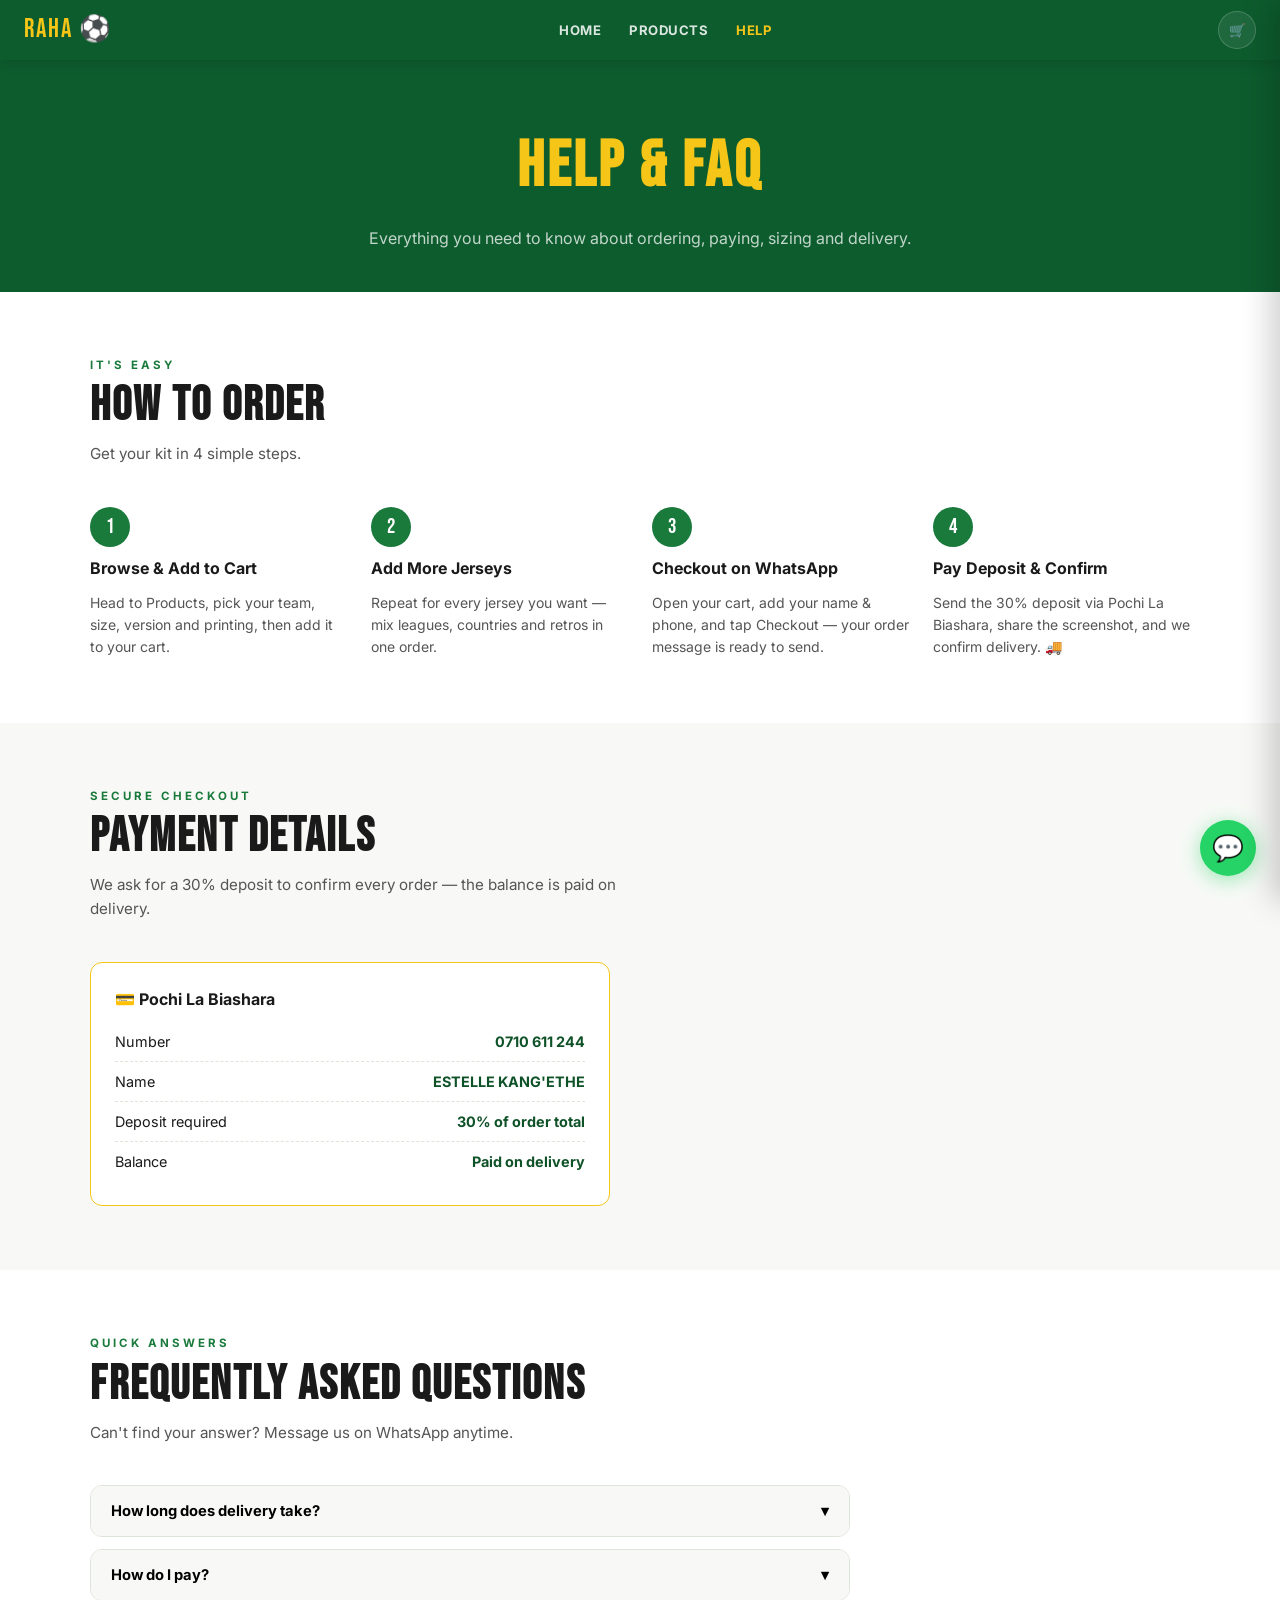
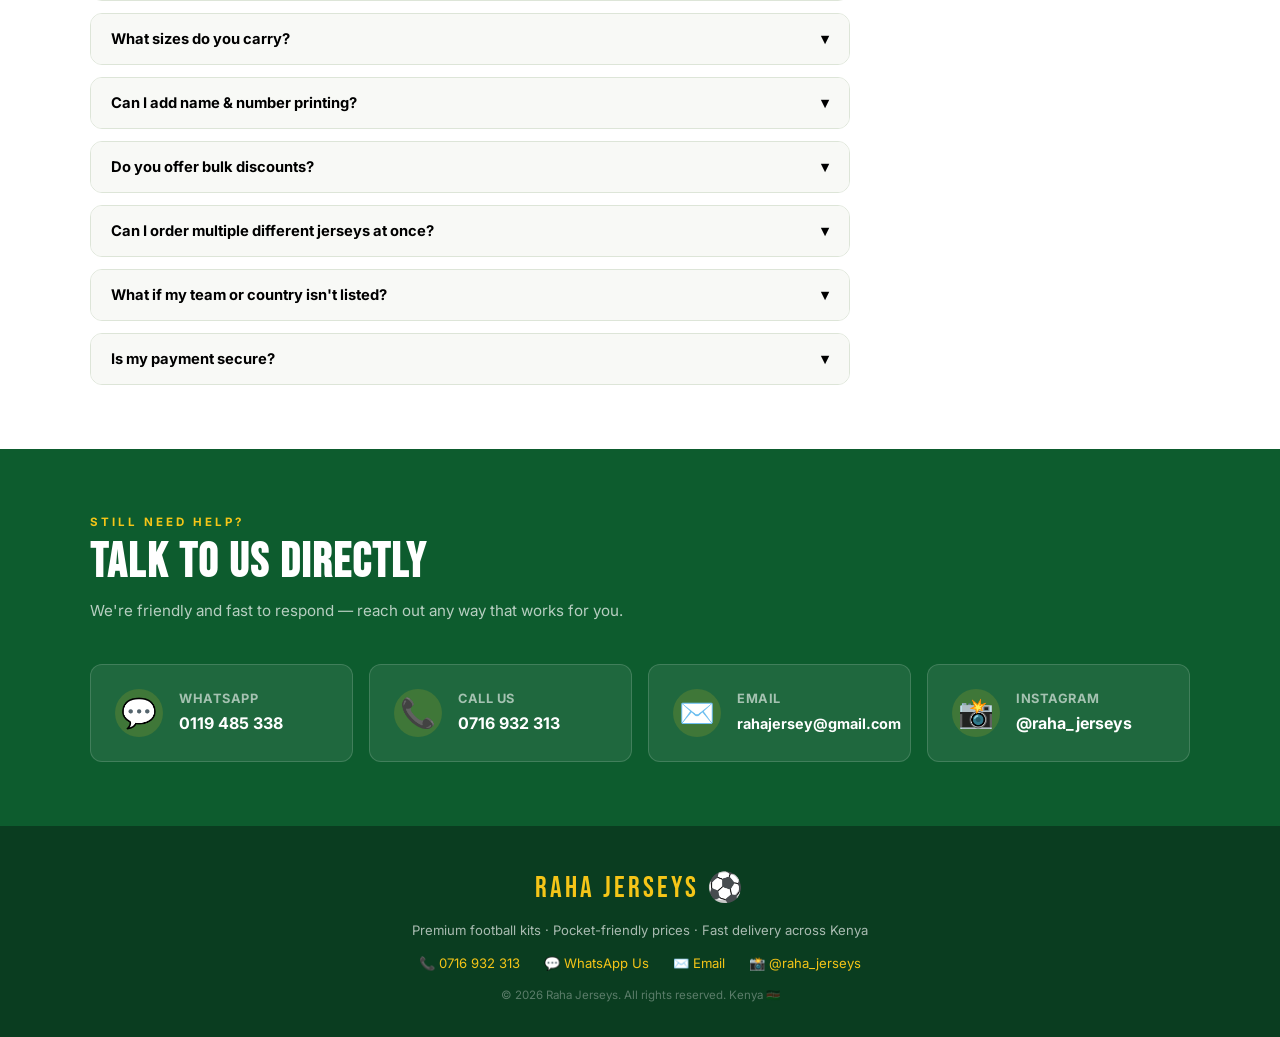
<file: help.html>
<!DOCTYPE html>
<html lang="en">
<head>
<meta charset="UTF-8" />
<meta name="viewport" content="width=device-width, initial-scale=1.0" />
<title>Help &amp; FAQ ⚽ | Raha Jerseys</title>
<meta name="description" content="How to order, payment details, delivery info and frequently asked questions for Raha Jerseys." />
<link rel="preconnect" href="https://fonts.googleapis.com" />
<link rel="preconnect" href="https://fonts.gstatic.com" crossorigin />
<link href="https://fonts.googleapis.com/css2?family=Bebas+Neue&family=Inter:wght@400;500;600;700;800&display=swap" rel="stylesheet" />
<link rel="stylesheet" href="shared.css" />
<style>
  .help-hero { background:var(--pitch); color:white; padding:3.5rem 1.5rem 2.5rem; text-align:center; }
  .help-hero h1 { font-family:'Bebas Neue',sans-serif; font-size:clamp(2.4rem,7vw,4rem); letter-spacing:3px; color:var(--accent); }
  .help-hero p { color:rgba(255,255,255,.75); margin-top:.5rem; }

  #how { background:var(--white); }
  .steps { display:grid; grid-template-columns:repeat(auto-fit,minmax(200px,1fr)); gap:1.5rem; }
  .step { display:flex; flex-direction:column; gap:.6rem; }
  .step-num { width:40px; height:40px; border-radius:50%; background:var(--green); color:white; font-family:'Bebas Neue',sans-serif; font-size:1.3rem; display:flex; align-items:center; justify-content:center; letter-spacing:1px; }
  .step h3 { font-size:1rem; font-weight:700; }
  .step p { font-size:.875rem; color:var(--text-muted); }

  #payment { background:var(--off-white); }
  .payment-box { background:var(--white); border:1.5px solid var(--accent); border-radius:var(--radius); padding:1.5rem; max-width:520px; }
  .payment-box h3 { font-size:1rem; font-weight:700; margin-bottom:.6rem; }
  .pochi-line { display:flex; justify-content:space-between; padding:.5rem 0; border-bottom:1px dashed var(--border); font-size:.9rem; }
  .pochi-line:last-child { border-bottom:none; }
  .pochi-line strong { color:var(--green-dark); }

  #faq { background:var(--white); }
  .faq-list { display:flex; flex-direction:column; gap:.75rem; max-width:760px; }
  .faq-item { border:1px solid var(--border); border-radius:var(--radius); overflow:hidden; }
  .faq-q { width:100%; text-align:left; background:var(--off-white); border:none; padding:1rem 1.25rem; font-size:.92rem; font-weight:700; cursor:pointer; display:flex; justify-content:space-between; align-items:center; font-family:'Inter',sans-serif; }
  .faq-q .chev { transition:transform .2s; }
  .faq-item.open .faq-q .chev { transform:rotate(180deg); }
  .faq-a { max-height:0; overflow:hidden; transition:max-height .25s ease; }
  .faq-item.open .faq-a { max-height:220px; }
  .faq-a p { padding:0 1.25rem 1.1rem; font-size:.87rem; color:var(--text-muted); }

  #help-contact { background:var(--pitch); color:white; }
  #help-contact .section-label { color:var(--accent); }
  #help-contact .section-title { color:white; }
  #help-contact .section-sub { color:rgba(255,255,255,.7); }
  .contact-grid { display:grid; grid-template-columns:repeat(auto-fit,minmax(220px,1fr)); gap:1rem; }
  .contact-card { background:rgba(255,255,255,.08); border:1px solid rgba(255,255,255,.15); border-radius:var(--radius); padding:1.5rem; text-decoration:none; display:flex; align-items:center; gap:1rem; transition:transform .2s,background .2s; }
  .contact-card:hover { transform:translateY(-3px); background:rgba(255,255,255,.14); }
  .contact-icon { font-size:1.8rem; width:48px; height:48px; border-radius:50%; background:rgba(245,197,24,.15); display:flex; align-items:center; justify-content:center; flex-shrink:0; }
  .contact-card h4 { font-size:.8rem; font-weight:700; text-transform:uppercase; letter-spacing:.5px; color:rgba(255,255,255,.6); margin-bottom:.15rem; }
  .contact-card .contact-value { font-size:1rem; font-weight:700; color:white; }
</style>
</head>
<body>

<nav class="topnav">
  <a href="index.html" class="nav-logo">RAHA ⚽</a>
  <ul class="nav-links" id="nav-links">
    <li><a href="index.html">Home</a></li>
    <li><a href="products.html">Products</a></li>
    <li><a href="help.html" class="active">Help</a></li>
  </ul>
  <div class="nav-right">
    <button class="cart-btn" onclick="openCart()" aria-label="Cart">🛒<span class="cart-badge" style="display:none;">0</span></button>
    <button class="hamburger" onclick="toggleNav()" aria-label="Menu">☰</button>
  </div>
</nav>

<header class="help-hero">
  <h1>HELP &amp; FAQ</h1>
  <p>Everything you need to know about ordering, paying, sizing and delivery.</p>
</header>

<!-- HOW TO ORDER -->
<section id="how">
  <div class="container">
    <p class="section-label">It's Easy</p>
    <h2 class="section-title">HOW TO ORDER</h2>
    <p class="section-sub">Get your kit in 4 simple steps.</p>
    <div class="steps">
      <div class="step"><div class="step-num">1</div><h3>Browse &amp; Add to Cart</h3><p>Head to Products, pick your team, size, version and printing, then add it to your cart.</p></div>
      <div class="step"><div class="step-num">2</div><h3>Add More Jerseys</h3><p>Repeat for every jersey you want — mix leagues, countries and retros in one order.</p></div>
      <div class="step"><div class="step-num">3</div><h3>Checkout on WhatsApp</h3><p>Open your cart, add your name &amp; phone, and tap Checkout — your order message is ready to send.</p></div>
      <div class="step"><div class="step-num">4</div><h3>Pay Deposit &amp; Confirm</h3><p>Send the 30% deposit via Pochi La Biashara, share the screenshot, and we confirm delivery. 🚚</p></div>
    </div>
  </div>
</section>

<!-- PAYMENT -->
<section id="payment">
  <div class="container">
    <p class="section-label">Secure Checkout</p>
    <h2 class="section-title">PAYMENT DETAILS</h2>
    <p class="section-sub">We ask for a 30% deposit to confirm every order — the balance is paid on delivery.</p>
    <div class="payment-box">
      <h3>💳 Pochi La Biashara</h3>
      <div class="pochi-line"><span>Number</span><strong>0710 611 244</strong></div>
      <div class="pochi-line"><span>Name</span><strong>ESTELLE KANG'ETHE</strong></div>
      <div class="pochi-line"><span>Deposit required</span><strong>30% of order total</strong></div>
      <div class="pochi-line"><span>Balance</span><strong>Paid on delivery</strong></div>
    </div>
  </div>
</section>

<!-- FAQ -->
<section id="faq">
  <div class="container">
    <p class="section-label">Quick Answers</p>
    <h2 class="section-title">FREQUENTLY ASKED QUESTIONS</h2>
    <p class="section-sub">Can't find your answer? Message us on WhatsApp anytime.</p>
    <div class="faq-list" id="faq-list"></div>
  </div>
</section>

<!-- CONTACT -->
<section id="help-contact">
  <div class="container">
    <p class="section-label">Still Need Help?</p>
    <h2 class="section-title">TALK TO US DIRECTLY</h2>
    <p class="section-sub">We're friendly and fast to respond — reach out any way that works for you.</p>
    <div class="contact-grid">
      <a href="https://wa.me/254119485338" target="_blank" rel="noopener" class="contact-card"><span class="contact-icon">💬</span><div><h4>WhatsApp</h4><span class="contact-value">0119 485 338</span></div></a>
      <a href="tel:+254716932313" class="contact-card"><span class="contact-icon">📞</span><div><h4>Call Us</h4><span class="contact-value">0716 932 313</span></div></a>
      <a href="mailto:rahajersey@gmail.com" class="contact-card"><span class="contact-icon">✉️</span><div><h4>Email</h4><span class="contact-value" style="font-size:.9rem;">rahajersey@gmail.com</span></div></a>
      <a href="https://instagram.com/raha_jerseys" target="_blank" rel="noopener" class="contact-card"><span class="contact-icon">📸</span><div><h4>Instagram</h4><span class="contact-value">@raha_jerseys</span></div></a>
    </div>
  </div>
</section>

<footer class="site-footer">
  <span class="footer-logo">RAHA JERSEYS ⚽</span>
  <p>Premium football kits · Pocket-friendly prices · Fast delivery across Kenya</p>
  <div class="footer-contacts">
    <a href="tel:+254716932313">📞 0716 932 313</a>
    <a href="https://wa.me/254119485338" target="_blank" rel="noopener">💬 WhatsApp Us</a>
    <a href="mailto:rahajersey@gmail.com">✉️ Email</a>
    <a href="https://instagram.com/raha_jerseys" target="_blank" rel="noopener">📸 @raha_jerseys</a>
  </div>
  <p style="margin-top:.75rem;font-size:.72rem;opacity:.5;">© 2026 Raha Jerseys. All rights reserved. Kenya 🇰🇪</p>
</footer>

<a href="https://wa.me/254119485338" class="wa-float" title="Chat on WhatsApp" target="_blank" rel="noopener" aria-label="Chat on WhatsApp">💬</a>

<!-- CART DRAWER -->
<div class="cart-overlay" id="cart-overlay" onclick="closeCart()"></div>
<div class="cart-drawer" id="cart-drawer">
  <div class="cart-header"><h3>YOUR CART</h3><button class="cart-close" onclick="closeCart()">✕</button></div>
  <div class="cart-items" id="cart-items"></div>
  <div class="cart-footer" id="cart-footer" style="display:none;">
    <div class="mfield" style="margin-bottom:.6rem;"><label>Your Name</label><input type="text" id="checkout-name" placeholder="e.g. Brian Mutua" /></div>
    <div class="mfield" style="margin-bottom:.6rem;"><label>Phone / WhatsApp</label><input type="tel" id="checkout-phone" placeholder="07XX XXX XXX" /></div>
    <div class="cart-summary-row total"><span>Total</span><span id="cart-total">KSh 0</span></div>
    <div class="cart-deposit-box">30% Deposit now: <span id="cart-deposit">KSh 0</span></div>
    <div class="cart-summary-row"><span>Balance on delivery</span><span id="cart-balance">KSh 0</span></div>
    <button class="btn-whatsapp" onclick="checkoutCart()">💬 Checkout on WhatsApp</button>
  </div>
</div>

<script src="cart.js"></script>
<script>
  var FAQS = [
    { q:'How long does delivery take?', a:'Most orders arrive within 2–4 days across Kenya, depending on your location. We\'ll keep you updated on WhatsApp the whole way.' },
    { q:'How do I pay?', a:'We ask for a 30% deposit via Pochi La Biashara (0710 611 244, ESTELLE KANG\u2019ETHE) to confirm your order. The balance is paid on delivery.' },
    { q:'What sizes do you carry?', a:'XS to XXL for every jersey. Check the Size Guide on our Home page, or WhatsApp us your chest measurement and we\'ll recommend the right fit.' },
    { q:'Can I add name & number printing?', a:'Yes! Printing is KSh 300 extra per jersey. Just add it when you\'re adding the item to your cart.' },
    { q:'Do you offer bulk discounts?', a:'Yes — orders of 4 or more pieces get a discount. Perfect for teams, friend groups, or family orders.' },
    { q:'Can I order multiple different jerseys at once?', a:'Definitely — add as many jerseys as you like to your cart (different leagues, countries or retros) and checkout together in one WhatsApp message.' },
    { q:'What if my team or country isn\'t listed?', a:'We stock 1,000+ teams — message us on WhatsApp with your team and we\'ll sort you out, even if it\'s not shown on the site yet.' },
    { q:'Is my payment secure?', a:'Yes. You only send a small deposit upfront via Pochi La Biashara and pay the rest on delivery, so there\'s minimal risk on your side.' }
  ];
  var faqList = document.getElementById('faq-list');
  FAQS.forEach(function (f, i) {
    var item = document.createElement('div');
    item.className = 'faq-item';
    item.innerHTML = '<button class="faq-q" onclick="this.parentElement.classList.toggle(\'open\')">' + f.q + '<span class="chev">▾</span></button><div class="faq-a"><p>' + f.a + '</p></div>';
    faqList.appendChild(item);
  });
</script>
</body>
</html>
</file>
<file: shared.css>
/* ══════════════════════════════════════
   RAHA JERSEYS — SHARED STYLES
   Used by index.html, products.html, help.html
═══════════════════════════════════════ */
*, *::before, *::after { box-sizing: border-box; margin: 0; padding: 0; }

:root {
  --green: #1a7a3c;
  --green-dark: #0f5228;
  --green-light: #d4edda;
  --pitch: #0d5c2e;
  --accent: #f5c518;
  --accent-dark: #e0b400;
  --white: #ffffff;
  --off-white: #f8f9f6;
  --text: #1a1a1a;
  --text-muted: #555;
  --border: #dde5d8;
  --radius: 12px;
  --shadow: 0 2px 16px rgba(0,0,0,0.08);
  --wa: #25d366;
}

html { scroll-behavior: smooth; }
body { font-family: 'Inter', sans-serif; background: var(--off-white); color: var(--text); line-height: 1.6; }

a { color: inherit; }
img { max-width: 100%; }

/* ── TOP NAV ── */
.topnav {
  background: var(--pitch);
  padding: 0 1.5rem;
  display: flex; align-items: center; justify-content: space-between;
  height: 60px; position: sticky; top: 0; z-index: 300;
  box-shadow: 0 2px 12px rgba(0,0,0,.15);
}
.nav-logo { font-family: 'Bebas Neue', sans-serif; font-size: 1.6rem; color: var(--accent); letter-spacing: 2px; text-decoration: none; flex-shrink: 0; }
.nav-links { display: flex; gap: 1.75rem; list-style: none; align-items: center; }
.nav-links a { color: rgba(255,255,255,0.85); text-decoration: none; font-size: .82rem; font-weight: 700; letter-spacing: .5px; text-transform: uppercase; transition: color .2s; }
.nav-links a:hover, .nav-links a.active { color: var(--accent); }
.nav-right { display:flex; align-items:center; gap:1rem; }
.cart-btn { position:relative; background:rgba(255,255,255,.08); border:1px solid rgba(255,255,255,.18); color:white; width:38px; height:38px; border-radius:50%; display:flex; align-items:center; justify-content:center; cursor:pointer; transition:background .2s; }
.cart-btn:hover { background:rgba(255,255,255,.18); }
.cart-badge { position:absolute; top:-6px; right:-6px; background:var(--accent); color:var(--text); font-size:.65rem; font-weight:800; width:18px; height:18px; border-radius:50%; display:flex; align-items:center; justify-content:center; }
.hamburger { display:none; background:none; border:none; color:white; font-size:1.4rem; cursor:pointer; }

@media (max-width: 820px) {
  .nav-links { position:fixed; top:60px; left:0; right:0; background:var(--pitch); flex-direction:column; align-items:flex-start; gap:0; max-height:0; overflow:hidden; transition:max-height .25s ease; z-index:299; }
  .nav-links.open { max-height:400px; box-shadow:0 8px 20px rgba(0,0,0,.25); }
  .nav-links li { width:100%; }
  .nav-links a { display:block; padding:.9rem 1.5rem; width:100%; border-bottom:1px solid rgba(255,255,255,.08); }
  .hamburger { display:block; }
}

/* ── SHARED SECTION LAYOUT ── */
section { padding: 4rem 1.5rem; }
.container { max-width: 1100px; margin: 0 auto; }
.section-label { font-size: .72rem; font-weight: 700; letter-spacing: 3px; text-transform: uppercase; color: var(--green); margin-bottom: .5rem; }
.section-title { font-family: 'Bebas Neue', sans-serif; font-size: clamp(2rem,5vw,3rem); letter-spacing: 2px; line-height: 1; margin-bottom: .75rem; }
.section-sub { color: var(--text-muted); font-size: .95rem; max-width: 560px; margin-bottom: 2.5rem; }

.btn-primary { background:var(--accent); color:var(--text); padding:.85rem 2rem; border-radius:8px; font-weight:700; font-size:1rem; text-decoration:none; transition:transform .15s,background .15s; display:inline-flex; align-items:center; gap:.5rem; border:none; cursor:pointer; font-family:'Inter',sans-serif; }
.btn-primary:hover { background:var(--accent-dark); transform:translateY(-1px); }
.btn-secondary { border:1.5px solid rgba(255,255,255,.35); color:white; padding:.85rem 2rem; border-radius:8px; font-weight:600; font-size:1rem; text-decoration:none; transition:border-color .15s,background .15s; background:transparent; cursor:pointer; font-family:'Inter',sans-serif; }
.btn-secondary:hover { border-color:white; background:rgba(255,255,255,.08); }
.btn-whatsapp { background:var(--wa); color:white; padding:.85rem 1.75rem; border-radius:8px; font-weight:700; font-size:.95rem; text-decoration:none; display:inline-flex; align-items:center; gap:.5rem; transition:background .2s,transform .15s; cursor:pointer; border:none; font-family:'Inter',sans-serif; }
.btn-whatsapp:hover { background:#1ebe5c; transform:translateY(-1px); }

/* ── GALLERY GRID (shared between home + products) ── */
.gallery-grid { display:grid; grid-template-columns:repeat(auto-fill,minmax(190px,1fr)); gap:1rem; }
.gallery-item { border-radius:var(--radius); overflow:hidden; border:1px solid var(--border); background:var(--white); cursor:pointer; transition:transform .2s,box-shadow .2s; }
.gallery-item:hover { transform:translateY(-4px); box-shadow:0 8px 24px rgba(0,0,0,.12); }
.gallery-img { width:100%; aspect-ratio:3/4; object-fit:cover; display:block; background:#eee; }
.gallery-label { padding:.6rem .75rem; }
.gallery-label .team { font-weight:700; font-size:.85rem; }
.gallery-label .kit-type { font-size:.75rem; color:var(--text-muted); }
.gallery-label .gallery-price { font-family:'Bebas Neue',sans-serif; font-size:1.1rem; color:var(--green-dark); letter-spacing:1px; margin-top:.2rem; }
.gallery-add-btn { display:block; width:100%; margin-top:.5rem; background:var(--pitch); color:white; border:none; border-radius:6px; padding:.4rem; font-size:.75rem; font-weight:700; cursor:pointer; letter-spacing:.5px; text-transform:uppercase; }
.gallery-add-btn:hover { background:var(--green); }

/* ── SIZE GUIDE (shared) ── */
.size-table-wrap { overflow-x:auto; border-radius:var(--radius); border:1px solid var(--border); background:var(--white); }
table.sizes { width:100%; border-collapse:collapse; font-size:.875rem; }
table.sizes th { background:var(--pitch); color:white; padding:.75rem 1rem; text-align:left; font-weight:600; letter-spacing:.5px; }
table.sizes td { padding:.65rem 1rem; border-bottom:1px solid var(--border); }
table.sizes tr:last-child td { border-bottom:none; }
table.sizes tr:nth-child(even) td { background:#f5f8f4; }
table.sizes td:first-child { font-weight:700; color:var(--green-dark); }
.size-note { margin-top:1rem; background:var(--green-light); border-left:3px solid var(--green); border-radius:0 8px 8px 0; padding:.75rem 1rem; font-size:.85rem; color:var(--green-dark); }
.size-tips { display:grid; grid-template-columns:repeat(auto-fit,minmax(220px,1fr)); gap:1rem; margin-top:1.5rem; }
.size-tip { background:var(--white); border:1px solid var(--border); border-radius:var(--radius); padding:1.25rem; }
.size-tip h4 { font-size:.9rem; font-weight:700; margin-bottom:.4rem; }
.size-tip p { font-size:.82rem; color:var(--text-muted); }

/* ── REVIEWS (shared) ── */
#reviews { background:var(--pitch); color:white; }
#reviews .section-label { color:var(--accent); }
#reviews .section-title { color:white; }
#reviews .section-sub { color:rgba(255,255,255,.65); }
.reviews-grid { display:grid; grid-template-columns:repeat(auto-fit,minmax(260px,1fr)); gap:1rem; }
.review-card { background:rgba(255,255,255,.07); border:1px solid rgba(255,255,255,.12); border-radius:var(--radius); padding:1.5rem; }
.review-stars { color:var(--accent); font-size:1rem; margin-bottom:.75rem; letter-spacing:2px; }
.review-text { font-size:.9rem; color:rgba(255,255,255,.85); line-height:1.65; margin-bottom:1rem; font-style:italic; }
.review-author { display:flex; align-items:center; gap:.75rem; }
.review-avatar { width:38px; height:38px; border-radius:50%; background:var(--green); display:flex; align-items:center; justify-content:center; font-weight:700; font-size:.85rem; color:white; flex-shrink:0; }
.review-name { font-weight:700; font-size:.88rem; }
.review-kit { font-size:.75rem; color:rgba(255,255,255,.5); }
.reviews-summary { display:flex; align-items:center; gap:1.5rem; margin-bottom:2rem; flex-wrap:wrap; }
.big-rating { font-family:'Bebas Neue',sans-serif; font-size:4rem; color:var(--accent); letter-spacing:2px; line-height:1; }
.rating-detail { font-size:.82rem; color:rgba(255,255,255,.55); }
.rating-stars-big { color:var(--accent); font-size:1.4rem; letter-spacing:3px; display:block; margin-bottom:.3rem; }
.add-review-box { background:rgba(255,255,255,.08); border:1px solid rgba(255,255,255,.15); border-radius:var(--radius); padding:1.5rem; margin-bottom:2rem; }
.add-review-title { font-family:'Bebas Neue',sans-serif; font-size:1.4rem; letter-spacing:2px; color:var(--accent); margin-bottom:.75rem; }
.star-picker { display:flex; gap:.25rem; margin-bottom:.75rem; }
.star-opt { font-size:2rem; color:rgba(255,255,255,.3); cursor:pointer; transition:color .15s; line-height:1; }
.star-opt.active, .star-opt:hover { color:var(--accent); }
.review-form-grid { display:grid; grid-template-columns:1fr 1fr; gap:.75rem; margin-bottom:.75rem; }
.add-review-box input, .add-review-box textarea { background:rgba(255,255,255,.1); border:1px solid rgba(255,255,255,.2); border-radius:8px; color:white; padding:.6rem .9rem; font-size:.875rem; font-family:'Inter',sans-serif; width:100%; outline:none; }
.add-review-box input::placeholder, .add-review-box textarea::placeholder { color:rgba(255,255,255,.4); }
.add-review-box textarea { resize:vertical; min-height:80px; margin-bottom:.75rem; display:block; }
.review-submit-btn { background:var(--accent); color:var(--text); border:none; border-radius:8px; padding:.65rem 1.5rem; font-weight:700; font-size:.9rem; cursor:pointer; font-family:'Inter',sans-serif; transition:background .2s; }
.review-submit-btn:hover { background:var(--accent-dark); }
.review-submit-note { font-size:.78rem; margin-top:.5rem; color:rgba(255,255,255,.6); }
@media (max-width:640px) { .review-form-grid { grid-template-columns:1fr; } }

/* ── FOOTER ── */
footer.site-footer { background:#0a3d20; color:rgba(255,255,255,.65); text-align:center; padding:2.5rem 1.5rem 2rem; font-size:.82rem; }
.footer-logo { font-family:'Bebas Neue',sans-serif; font-size:1.8rem; color:var(--accent); letter-spacing:3px; display:block; margin-bottom:.5rem; }
footer.site-footer a { color:var(--accent); text-decoration:none; }
.footer-contacts { display:flex; justify-content:center; gap:1.5rem; margin:.75rem 0; flex-wrap:wrap; }

/* ── FLOATING WA ── */
.wa-float { position:fixed; bottom:1.5rem; right:1.5rem; background:var(--wa); color:white; width:56px; height:56px; border-radius:50%; display:flex; align-items:center; justify-content:center; font-size:1.6rem; box-shadow:0 4px 20px rgba(37,211,102,.45); text-decoration:none; z-index:200; transition:transform .2s; }
.wa-float:hover { transform:scale(1.1); }

/* ══════════════════════════════════════
   CART DRAWER
═══════════════════════════════════════ */
.cart-overlay { position:fixed; inset:0; background:rgba(0,0,0,.5); z-index:400; opacity:0; pointer-events:none; transition:opacity .25s; }
.cart-overlay.open { opacity:1; pointer-events:auto; }
.cart-drawer { position:fixed; top:0; right:0; bottom:0; width:min(420px,92vw); background:var(--white); z-index:401; transform:translateX(100%); transition:transform .28s ease; display:flex; flex-direction:column; box-shadow:-8px 0 30px rgba(0,0,0,.2); }
.cart-drawer.open { transform:translateX(0); }
.cart-header { background:var(--pitch); color:white; padding:1.25rem 1.5rem; display:flex; align-items:center; justify-content:space-between; }
.cart-header h3 { font-family:'Bebas Neue',sans-serif; font-size:1.4rem; letter-spacing:1.5px; }
.cart-close { background:none; border:none; color:white; font-size:1.4rem; cursor:pointer; line-height:1; }
.cart-items { flex:1; overflow-y:auto; padding:1rem 1.5rem; }
.cart-empty { text-align:center; color:var(--text-muted); padding:3rem 1rem; font-size:.9rem; }
.cart-item { display:flex; gap:.75rem; padding:.9rem 0; border-bottom:1px solid var(--border); }
.cart-item-info { flex:1; }
.cart-item-name { font-weight:700; font-size:.88rem; }
.cart-item-meta { font-size:.76rem; color:var(--text-muted); margin-top:.15rem; line-height:1.5; }
.cart-item-price { font-family:'Bebas Neue',sans-serif; font-size:1rem; color:var(--green-dark); margin-top:.3rem; }
.cart-item-remove { background:none; border:none; color:#c0392b; font-size:.75rem; font-weight:700; cursor:pointer; text-decoration:underline; padding:0; align-self:flex-start; }
.cart-footer { border-top:1px solid var(--border); padding:1.25rem 1.5rem 1.5rem; background:var(--off-white); }
.cart-summary-row { display:flex; justify-content:space-between; font-size:.85rem; color:var(--text-muted); margin-bottom:.35rem; }
.cart-summary-row.total { font-size:1.05rem; font-weight:700; color:var(--text); margin-top:.5rem; }
.cart-deposit-box { background:var(--accent); border-radius:8px; padding:.6rem .9rem; margin:.6rem 0; font-weight:700; font-size:.92rem; }
.cart-footer .btn-whatsapp { width:100%; justify-content:center; margin-top:.5rem; }

/* ══════════════════════════════════════
   QUICK-ADD MODAL
═══════════════════════════════════════ */
.modal-overlay { position:fixed; inset:0; background:rgba(0,0,0,.55); z-index:500; display:none; align-items:center; justify-content:center; padding:1.25rem; }
.modal-overlay.open { display:flex; }
.modal-box { background:white; border-radius:var(--radius); max-width:440px; width:100%; max-height:90vh; overflow-y:auto; box-shadow:0 20px 60px rgba(0,0,0,.3); }
.modal-head { display:flex; align-items:center; gap:1rem; padding:1.25rem 1.25rem 0; }
.modal-head img { width:64px; height:85px; object-fit:cover; border-radius:8px; border:1px solid var(--border); }
.modal-head h4 { font-size:1.05rem; font-weight:700; }
.modal-head .modal-sub { font-size:.78rem; color:var(--text-muted); margin-top:.2rem; }
.modal-body { padding:1.25rem; display:flex; flex-direction:column; gap:.9rem; }
.modal-close { position:absolute; top:.75rem; right:1rem; background:none; border:none; font-size:1.3rem; cursor:pointer; color:var(--text-muted); }
.modal-box { position:relative; }
.mfield label { font-size:.78rem; font-weight:700; color:var(--text-muted); letter-spacing:.4px; display:block; margin-bottom:.3rem; text-transform:uppercase; }
.mfield select, .mfield input { width:100%; background:var(--off-white); border:1.5px solid var(--border); border-radius:8px; padding:.6rem .8rem; font-size:.9rem; font-family:'Inter',sans-serif; outline:none; }
.mfield select:focus, .mfield input:focus { border-color:var(--green); }
.mrow2 { display:grid; grid-template-columns:1fr 1fr; gap:.75rem; }
.modal-price-preview { background:var(--green-light); border-radius:8px; padding:.6rem .9rem; font-size:.9rem; color:var(--green-dark); font-weight:700; text-align:center; }
.modal-add-btn { background:var(--accent); color:var(--text); border:none; border-radius:8px; padding:.85rem; font-weight:700; font-size:.95rem; cursor:pointer; width:100%; }
.modal-add-btn:hover { background:var(--accent-dark); }
.toast { position:fixed; bottom:1.5rem; left:50%; transform:translateX(-50%) translateY(100px); background:var(--pitch); color:white; padding:.8rem 1.5rem; border-radius:50px; font-size:.88rem; font-weight:600; box-shadow:0 8px 24px rgba(0,0,0,.25); z-index:600; transition:transform .3s ease; display:flex; align-items:center; gap:.5rem; }
.toast.show { transform:translateX(-50%) translateY(0); }

/* generic field error */
.field-error { border-color:#c0392b !important; }
</file>
